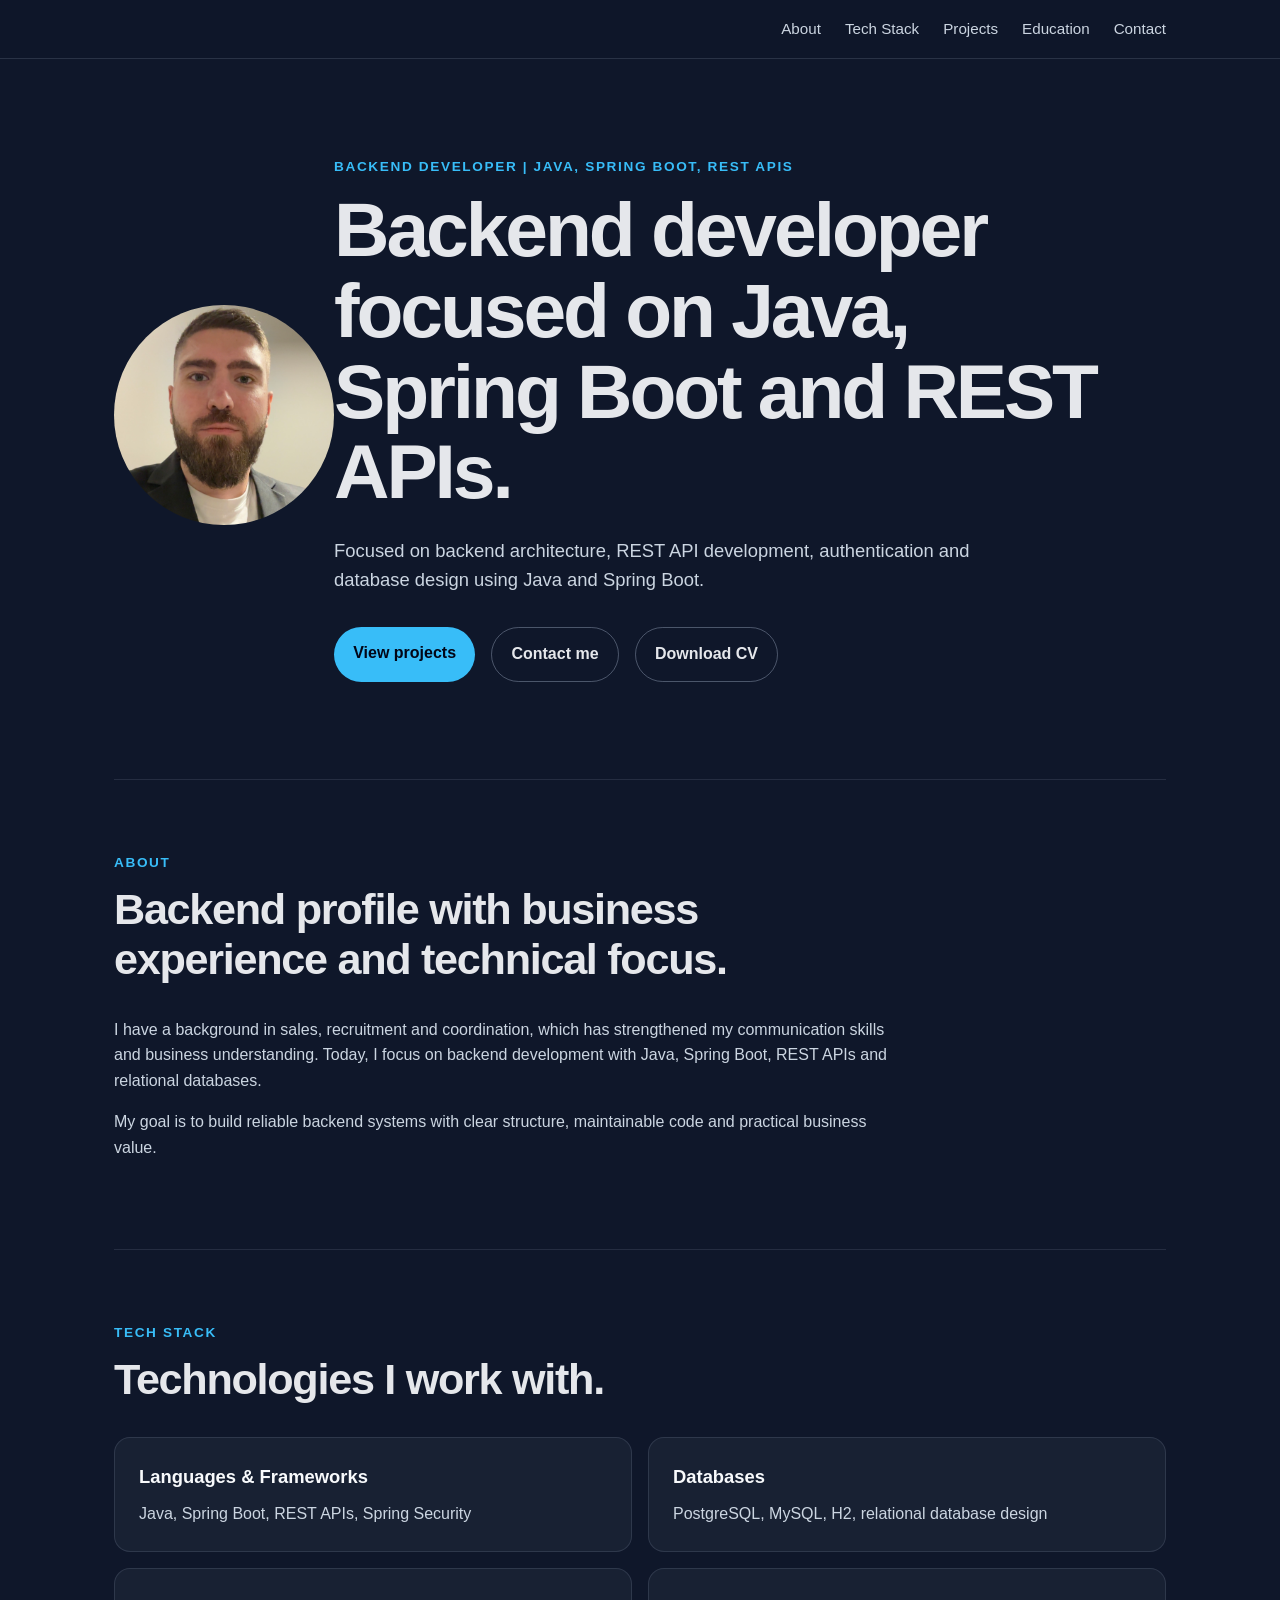
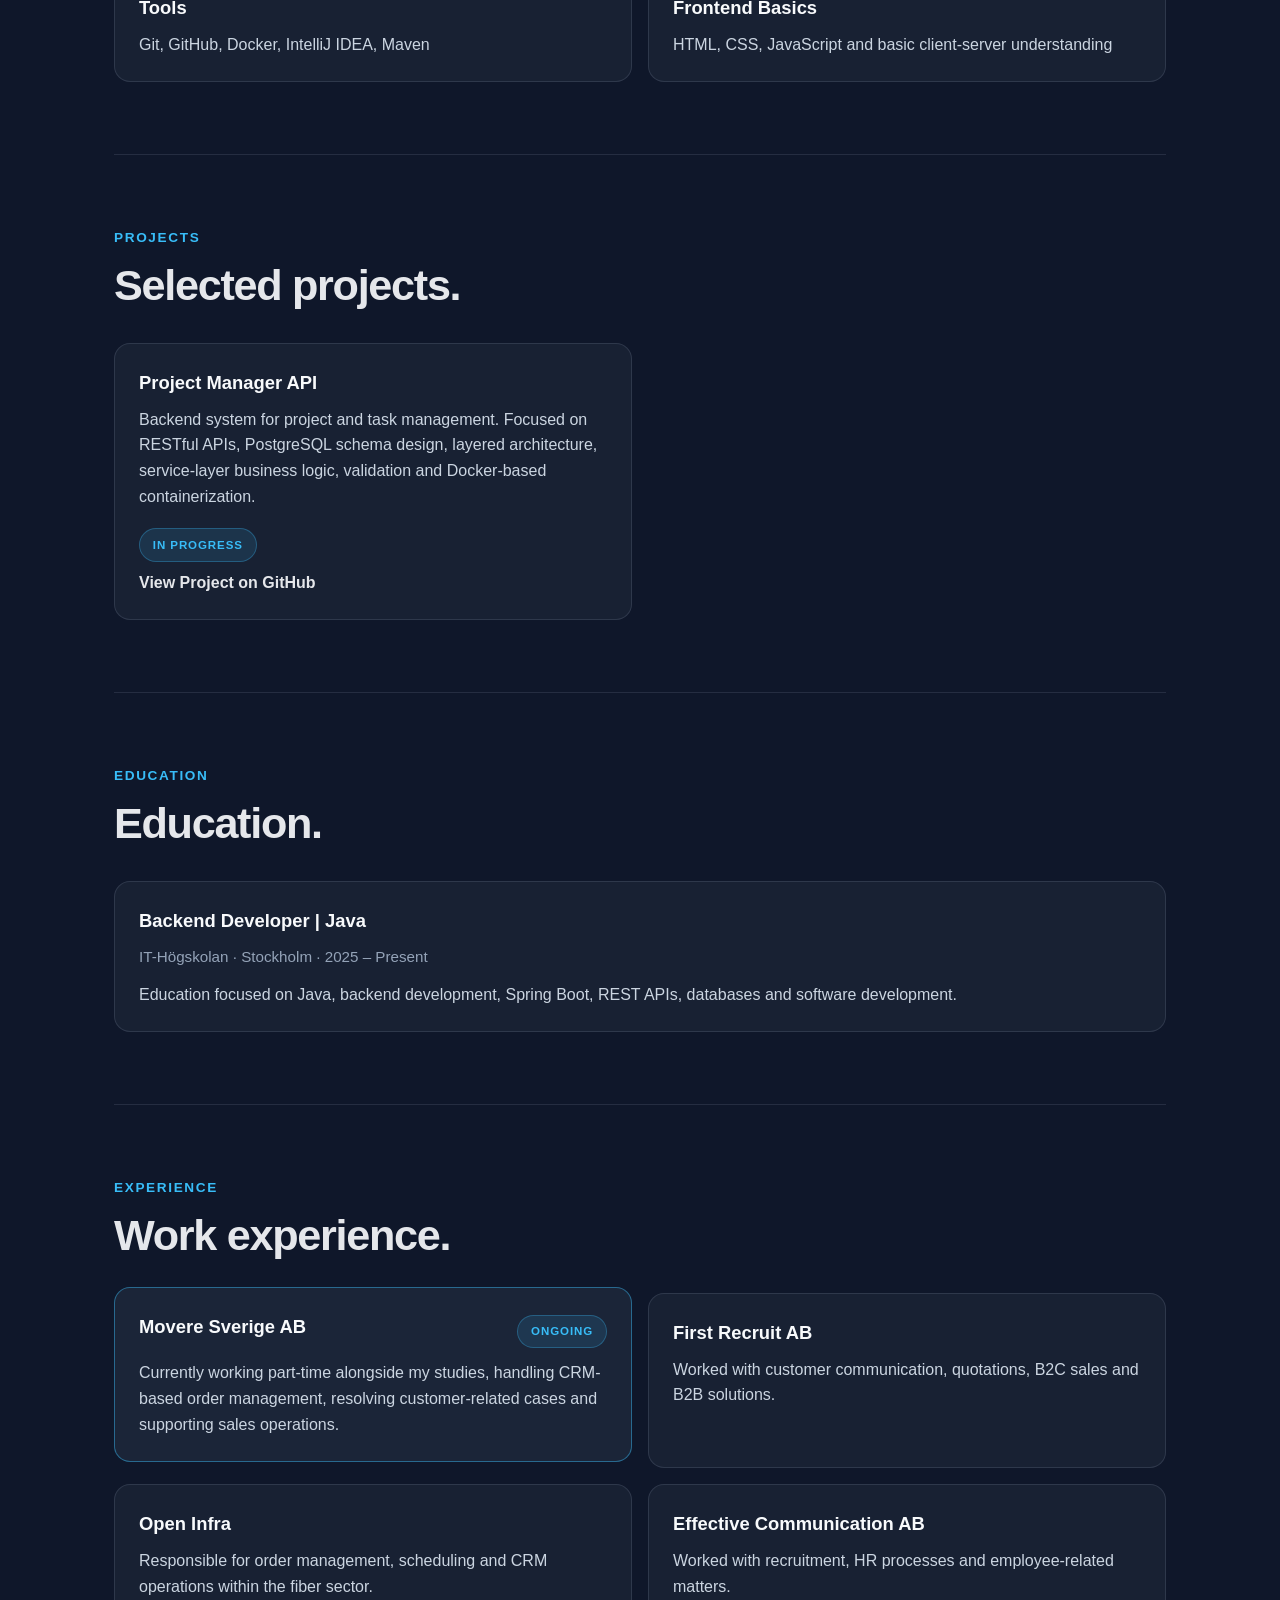
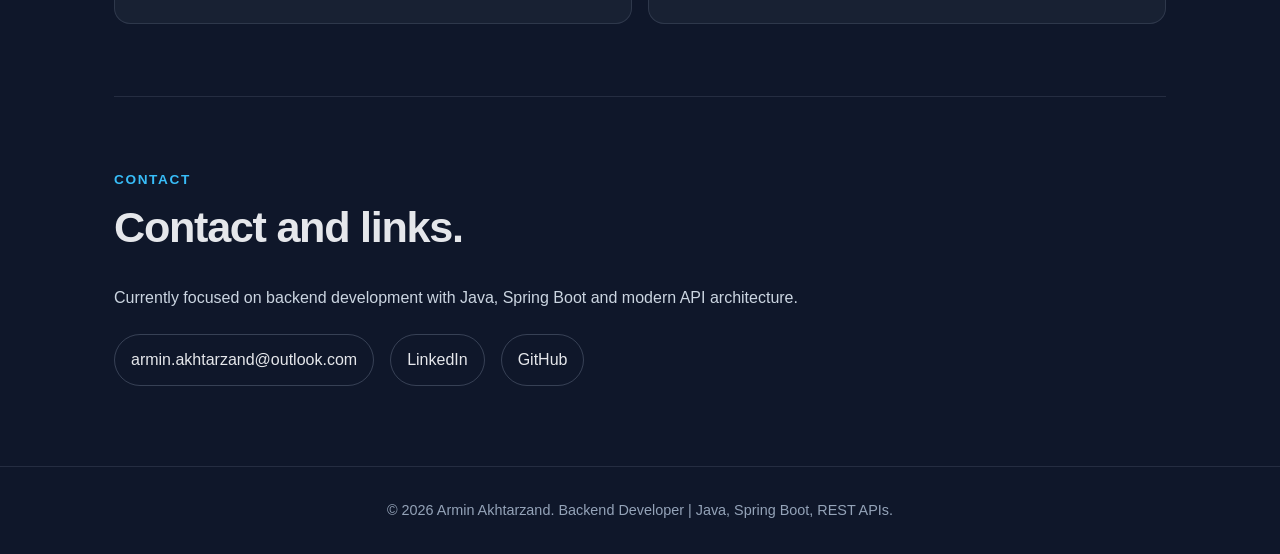
<file: index.html>
<!DOCTYPE html>
<html lang="en">
<head>
    <meta charset="UTF-8"/>
    <meta name="viewport" content="width=device-width, initial-scale=1"/>
    <title>Armin Akhtarzand - Backend Developer | Java, Spring Boot, REST APIs</title>
    <link rel="stylesheet" href="style.css"/>
</head>
<body>
<header>
    <nav>
        <ul class="nav-links">
            <li><a href="#about">About</a></li>
            <li><a href="#tech-stack">Tech Stack</a></li>
            <li><a href="#projects">Projects</a></li>
            <li><a href="#education">Education</a></li>
            <li><a href="#contact">Contact</a></li>
        </ul>
    </nav>
</header>

<main>
    <section id="home" class="hero-section">
        <div class="hero-image-container">
            <img src="assets/images/IMG_3038.jpg?v=1" alt="Armin Akhtarzand" class="hero-image">
        </div>
        <div class="hero-content">
            <p class="eyebrow">Backend Developer | Java, Spring Boot, REST APIs</p>
            <h1>Backend developer focused on Java, Spring Boot and REST APIs.</h1>
            <p class="hero-text">
                Focused on backend architecture, REST API development, authentication and database design using Java and
                Spring Boot.
            </p>
            <div class="hero-actions">
                <a href="#projects" class="button primary-button">View projects</a>
                <a href="#contact" class="button secondary-button">Contact me</a>
                <a href="assets/cv/Armin-Akhtarzand-CV.pdf" target="_blank"
                   class="button secondary-button">
                    Download CV
                </a>
            </div>
        </div>
    </section>

    <section id="about" class="section">
        <div class="section-header">
            <p class="eyebrow">About</p>
            <h2>Backend profile with business experience and technical focus.</h2>
        </div>
        <p>
            I have a background in sales, recruitment and coordination, which has strengthened my communication skills
            and business understanding.
            Today, I focus on backend development with Java, Spring Boot, REST APIs and relational databases.
        </p>
        <p>
            My goal is to build reliable backend systems with clear structure, maintainable code and practical business
            value.
        </p>
    </section>

    <section id="tech-stack" class="section">
        <div class="section-header">
            <p class="eyebrow">Tech Stack</p>
            <h2>Technologies I work with.</h2>
        </div>
        <div class="tech-cards">
            <div class="card">
                <h3>Languages & Frameworks</h3>
                <p>Java, Spring Boot, REST APIs, Spring Security</p>
            </div>
            <div class="card">
                <h3>Databases</h3>
                <p>PostgreSQL, MySQL, H2, relational database design</p>
            </div>
            <div class="card">
                <h3>Tools</h3>
                <p>Git, GitHub, Docker, IntelliJ IDEA, Maven</p>
            </div>
            <div class="card">
                <h3>Frontend Basics</h3>
                <p>HTML, CSS, JavaScript and basic client-server understanding</p>
            </div>
        </div>
    </section>

    <section id="projects" class="section">
        <div class="section-header">
            <p class="eyebrow">Projects</p>
            <h2>Selected projects.</h2>
        </div>
        <div class="project-cards">
            <div class="card">
                <h3>Project Manager API</h3>
                <p>
                    Backend system for project and task management. Focused on RESTful APIs, PostgreSQL schema design,
                    layered architecture, service-layer business logic, validation and Docker-based containerization.
                </p>
                <div class="project-footer">
                    <span class="project-status">In Progress</span>
                    <a href="https://github.com/armin-akhtarzand/ProjectManagerAPI" target="_blank"
                       rel="noopener noreferrer" class="project-link">
                        View Project on GitHub
                    </a>
                </div>
            </div>
        </div>
    </section>

    <section id="education" class="section">
        <div class="section-header">
            <p class="eyebrow">Education</p>
            <h2>Education.</h2>
        </div>
        <div class="education-card">
            <h3>Backend Developer | Java</h3>
            <p class="project-meta">IT-Högskolan · Stockholm · 2025 – Present</p>
            <p>
                Education focused on Java, backend development, Spring Boot, REST APIs, databases and software
                development.
            </p>
        </div>
    </section>

    <section id="experience" class="section">
        <div class="section-header">
            <p class="eyebrow">Experience</p>
            <h2>Work experience.</h2>
        </div>
        <div class="experience-cards">
            <div class="card">
                <div class="experience-header">
                    <h3>Movere Sverige AB</h3>
                    <span class="experience-status">Ongoing</span>
                </div>
                <p>
                    Currently working part-time alongside my studies, handling CRM-based order management, resolving
                    customer-related cases and supporting sales operations.
                </p>
            </div>
            <div class="card">
                <h3>First Recruit AB</h3>
                <p>Worked with customer communication, quotations, B2C sales and B2B solutions.</p>
            </div>
            <div class="card">
                <h3>Open Infra</h3>
                <p>Responsible for order management, scheduling and CRM operations within the fiber sector.</p>
            </div>
            <div class="card">
                <h3>Effective Communication AB</h3>
                <p>Worked with recruitment, HR processes and employee-related matters.</p>
            </div>
        </div>
    </section>

    <section id="contact" class="section contact-section">
        <div class="section-header">
            <p class="eyebrow">Contact</p>
            <h2>Contact and links.</h2>
        </div>
        <p>
            Currently focused on backend development with Java, Spring Boot and modern API architecture.
        </p>
        <div class="contact-links">
            <a href="mailto:armin.akhtarzand@outlook.com">armin.akhtarzand@outlook.com</a>
            <a href="https://www.linkedin.com/in/armin-akhtarzand-0b1843247" target="_blank" rel="noopener noreferrer">LinkedIn</a>
            <a href="https://github.com/armin-akhtarzand" target="_blank" rel="noopener noreferrer">GitHub</a>
        </div>
    </section>
</main>

<footer>
    <p>&copy; 2026 Armin Akhtarzand. Backend Developer | Java, Spring Boot, REST APIs.</p>
</footer>
<script src="script.js"></script>
</body>
</html>
</file>
<file: style.css>
* {
    box-sizing: border-box;
    margin: 0;
    padding: 0;
}

html {
    scroll-behavior: smooth;
}

body {
    font-family: Arial, Helvetica, sans-serif;
    line-height: 1.6;
    color: #e5e7eb;
    background: #0f172a;
}

a {
    color: inherit;
    text-decoration: none;
}

header {
    position: sticky;
    top: 0;
    z-index: 10;
    background: rgba(15, 23, 42, 0.95);
    border-bottom: 1px solid rgba(148, 163, 184, 0.2);
}

nav {
    max-width: 1100px;
    margin: 0 auto;
    padding: 1rem 1.5rem;
}

.nav-links {
    display: flex;
    justify-content: flex-end;
    align-items: center;
    gap: 1.5rem;
    list-style: none;
}

.nav-links a {
    font-size: 0.95rem;
    color: #cbd5e1;
    transition: color 0.2s ease;
}

.nav-links a:hover {
    color: #38bdf8;
}

main {
    max-width: 1100px;
    margin: 0 auto;
    padding: 0 1.5rem;
}

.hero-section {
    min-height: 80vh;
    display: flex;
    align-items: center;
    padding: 5rem 0;
}

.hero-content {
    max-width: 780px;
}

.eyebrow {
    margin-bottom: 0.75rem;
    color: #38bdf8;
    font-size: 0.85rem;
    font-weight: 700;
    text-transform: uppercase;
    letter-spacing: 0.12em;
}

h1 {
    margin-bottom: 1.5rem;
    font-size: clamp(2.5rem, 6vw, 4.8rem);
    line-height: 1.05;
    letter-spacing: -0.04em;
}

h2 {
    margin-bottom: 1rem;
    font-size: clamp(1.8rem, 4vw, 2.7rem);
    line-height: 1.15;
    letter-spacing: -0.03em;
}

h3 {
    margin-bottom: 0.6rem;
    font-size: 1.15rem;
    color: #f8fafc;
}

p {
    color: #cbd5e1;
}

.hero-text {
    max-width: 680px;
    margin-bottom: 2rem;
    font-size: 1.15rem;
}

.hero-actions {
    display: flex;
    flex-wrap: wrap;
    gap: 1rem;
}

.button {
    display: inline-block;
    padding: 0.85rem 1.2rem;
    border-radius: 999px;
    font-weight: 700;
    transition: transform 0.2s ease, background 0.2s ease, border-color 0.2s ease;
}

.button:hover {
    transform: translateY(-2px);
}

.primary-button {
    color: #020617;
    background: #38bdf8;
}

.secondary-button {
    color: #e5e7eb;
    border: 1px solid rgba(148, 163, 184, 0.45);
}

.secondary-button:hover {
    border-color: #38bdf8;
}

.section {
    padding: 4.5rem 0;
    border-top: 1px solid rgba(148, 163, 184, 0.16);
}

.section-header {
    max-width: 760px;
    margin-bottom: 2rem;
}

.section > p {
    max-width: 780px;
    margin-bottom: 1rem;
}

.tech-cards,
.project-cards,
.experience-cards {
    display: grid;
    grid-template-columns: repeat(2, minmax(0, 1fr));
    gap: 1rem;
}

.experience-cards .card:first-child {
    border-color: rgba(56, 189, 248, 0.45);
    background: rgba(30, 41, 59, 0.85);
    transform: translateY(-6px);
}

.card,
.education-card {
    padding: 1.5rem;
    border: 1px solid rgba(148, 163, 184, 0.18);
    border-radius: 1rem;
    background: rgba(30, 41, 59, 0.6);
    transition: transform 0.2s ease, border-color 0.2s ease, background 0.2s ease;
}

.card:hover,
.education-card:hover {
    transform: translateY(-3px);
    border-color: rgba(56, 189, 248, 0.45);
    background: rgba(30, 41, 59, 0.9);
}

.project-meta {
    margin-bottom: 0.8rem;
    color: #94a3b8;
    font-size: 0.95rem;
}

.contact-section {
    padding-bottom: 5rem;
}

.contact-links {
    display: flex;
    flex-wrap: wrap;
    gap: 1rem;
    margin-top: 1.5rem;
}

.contact-links a {
    padding: 0.75rem 1rem;
    border: 1px solid rgba(148, 163, 184, 0.3);
    border-radius: 999px;
    color: #e5e7eb;
    transition: color 0.2s ease, border-color 0.2s ease;
}

.contact-links a:hover {
    color: #38bdf8;
    border-color: #38bdf8;
}

footer {
    padding: 2rem 1.5rem;
    border-top: 1px solid rgba(148, 163, 184, 0.16);
    text-align: center;
}

footer p {
    color: #94a3b8;
    font-size: 0.9rem;
}

@media (max-width: 768px) {
    nav {
        padding: 1rem;
    }

    .nav-links {
        justify-content: center;
        flex-wrap: wrap;
        gap: 0.9rem;
    }

    main {
        padding: 0 1rem;
    }

    .hero-section {
        min-height: auto;
        padding: 4rem 0;
    }

    .tech-cards,
    .project-cards,
    .experience-cards {
        grid-template-columns: 1fr;
    }

    .section {
        padding: 3.5rem 0;
    }
}

@media (max-width: 480px) {
    .nav-links a {
        font-size: 0.85rem;
    }

    .hero-actions,
    .contact-links {
        flex-direction: column;
    }

    .button,
    .contact-links a {
        width: 100%;
        text-align: center;
    }

}

.project-footer {
    display: flex;
    flex-direction: column;
    align-items: flex-start;
    gap: 0.5rem;
    margin-top: 1.2rem;
}

.project-status {
    display: inline-flex;
    align-items: center;
    padding: 0.4rem 0.8rem;
    border-radius: 999px;
    background: rgba(56, 189, 248, 0.12);
    border: 1px solid rgba(56, 189, 248, 0.3);
    color: #38bdf8;
    font-size: 0.72rem;
    font-weight: 800;
    letter-spacing: 0.08em;
    text-transform: uppercase;
}

.experience-header {
    display: flex;
    align-items: center;
    justify-content: space-between;
    gap: 1rem;
    margin-bottom: 0.6rem;
}

.experience-status {
    display: inline-flex;
    align-items: center;
    padding: 0.4rem 0.8rem;
    border-radius: 999px;
    background: rgba(56, 189, 248, 0.12);
    border: 1px solid rgba(56, 189, 248, 0.3);
    color: #38bdf8;
    font-size: 0.72rem;
    font-weight: 800;
    letter-spacing: 0.08em;
    text-transform: uppercase;
}

.project-link {
    font-size: 1rem;
    font-weight: 700;
}

.hero-image {
    width: 220px;
    height: 220px;
    object-fit: cover;
    border-radius: 50%;
}
</file>
